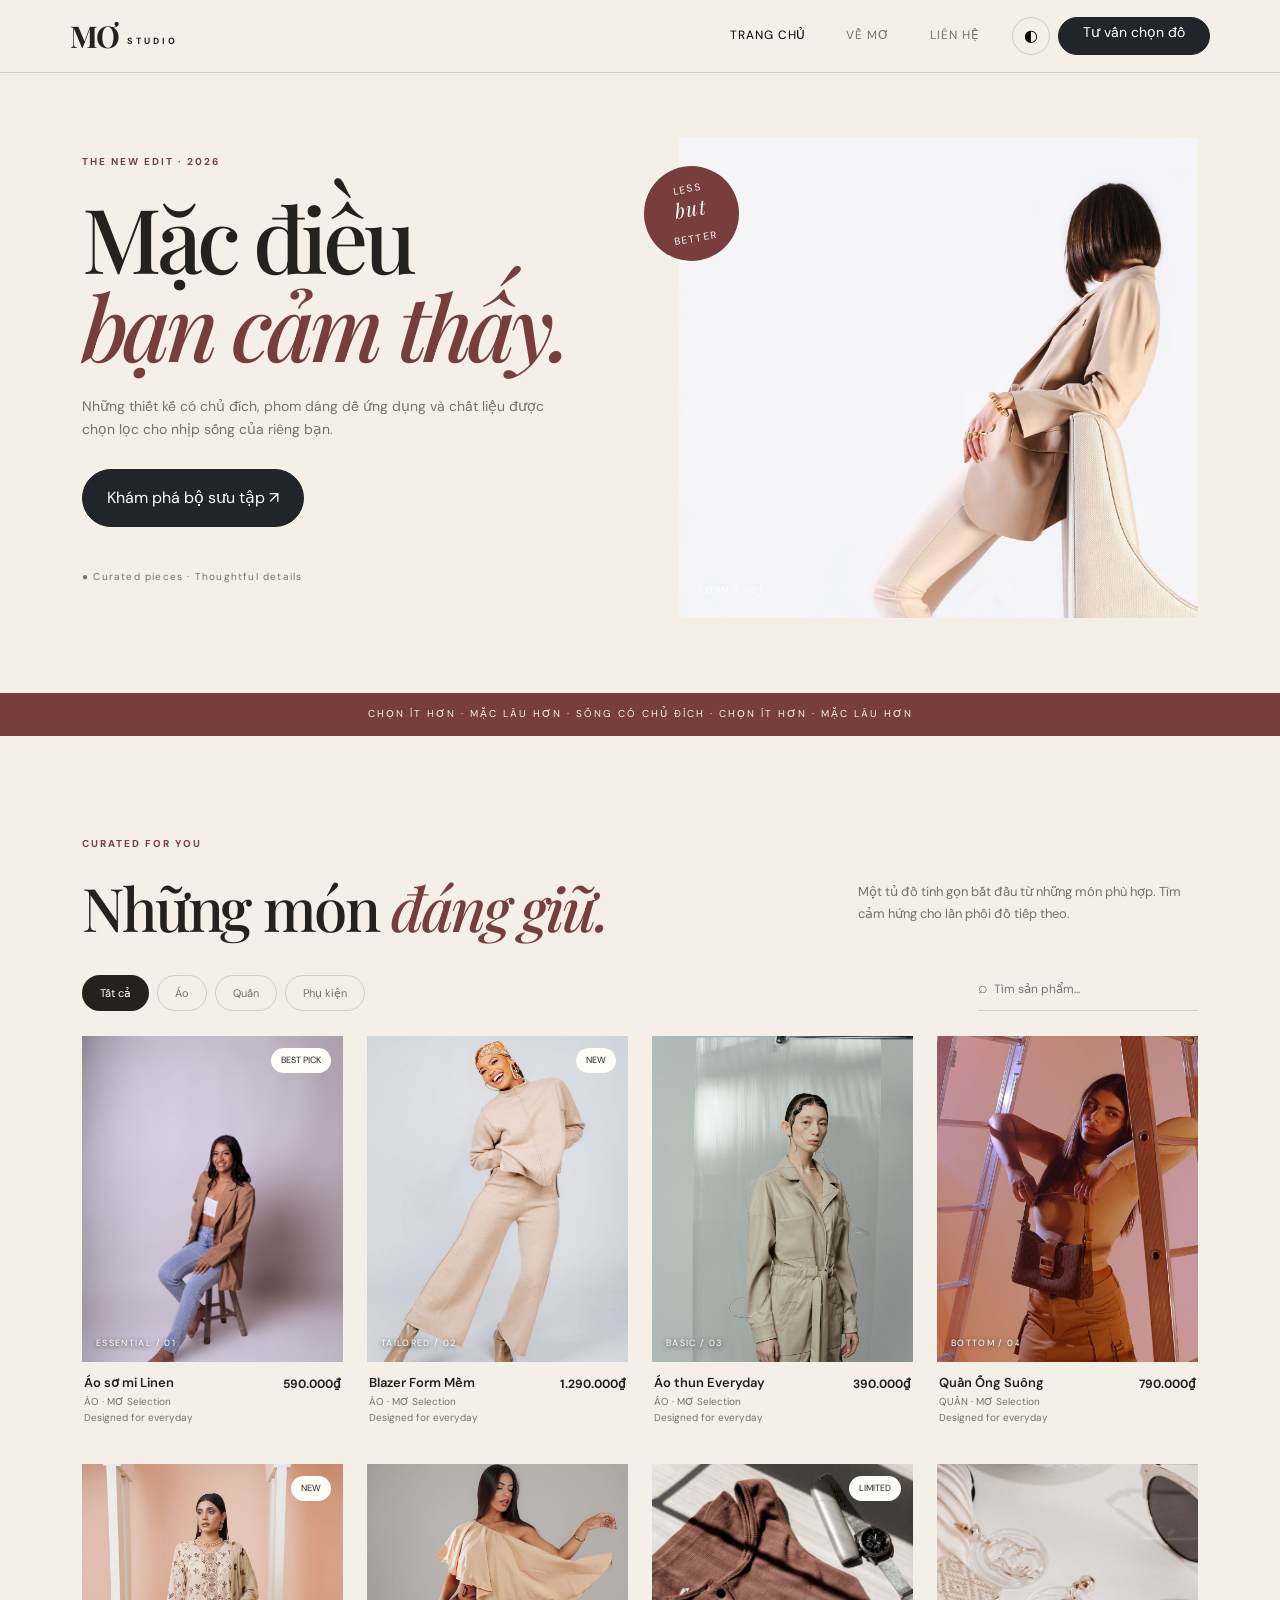
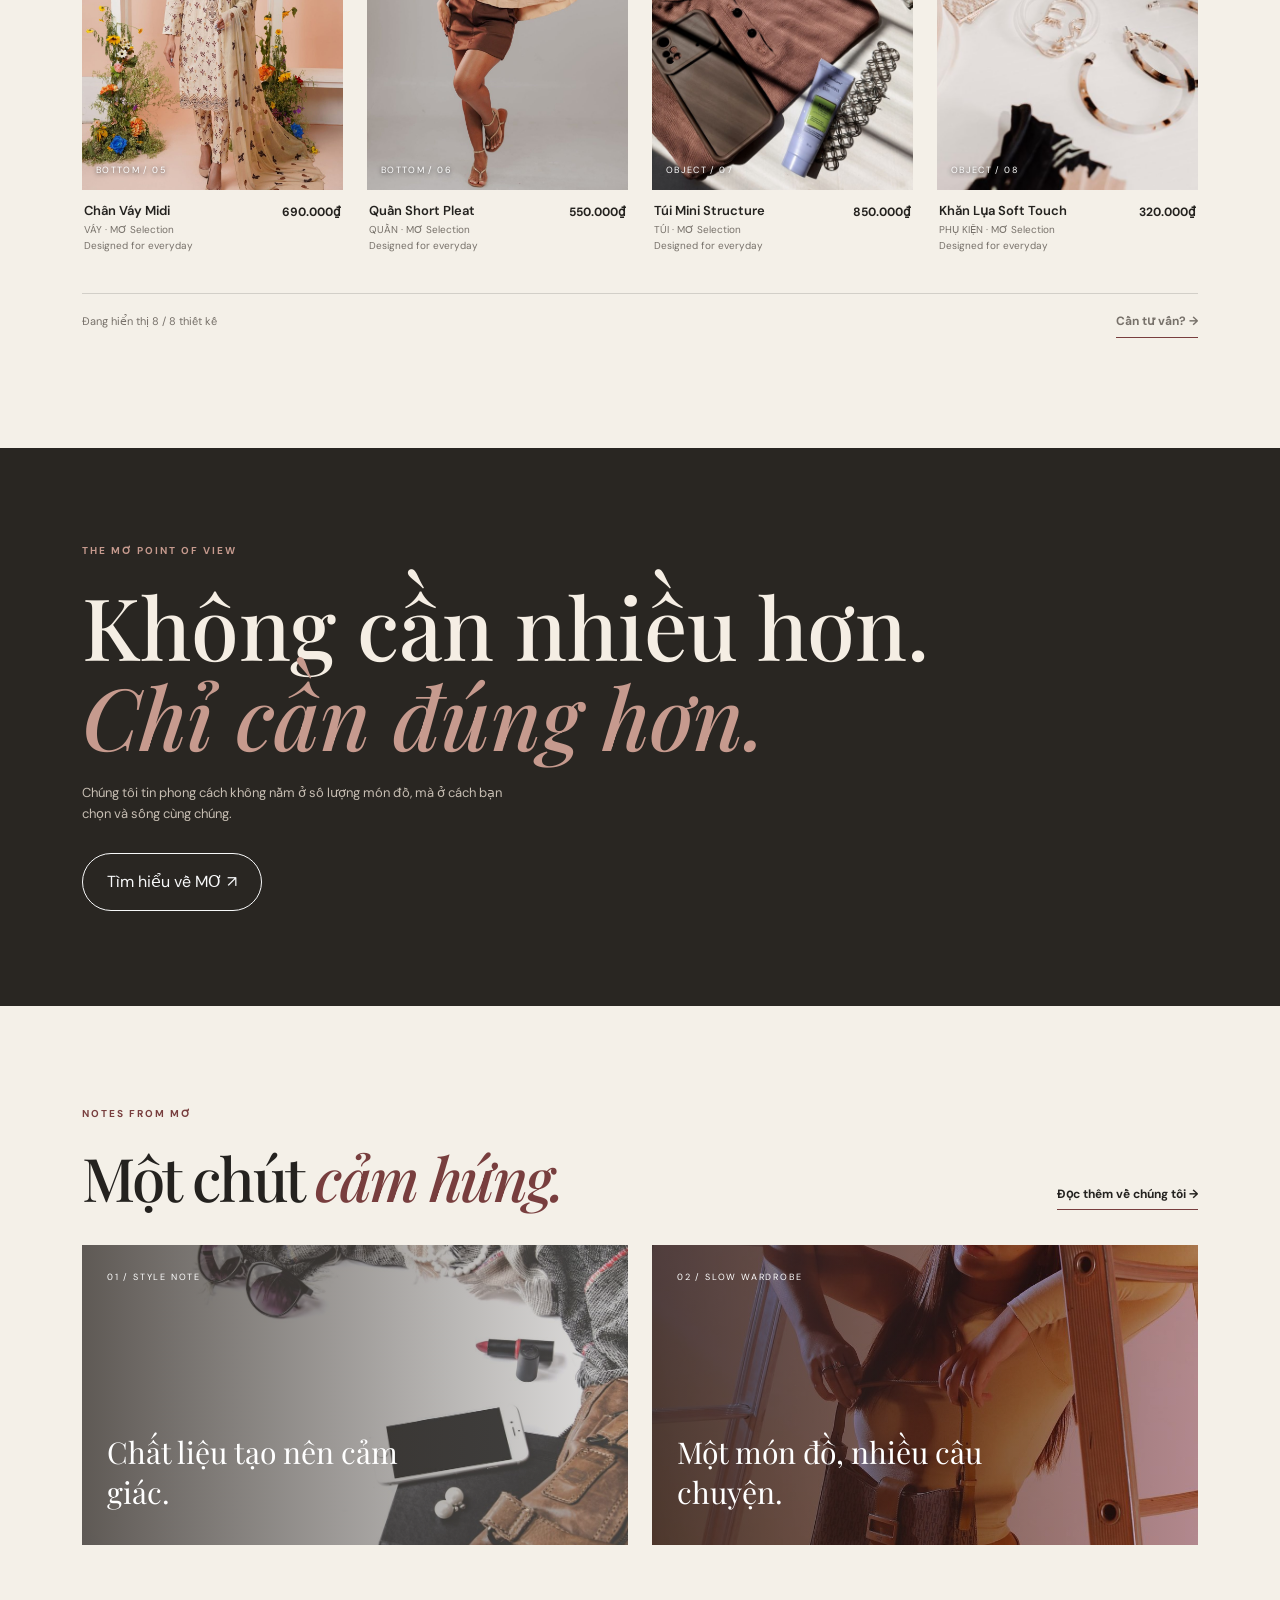
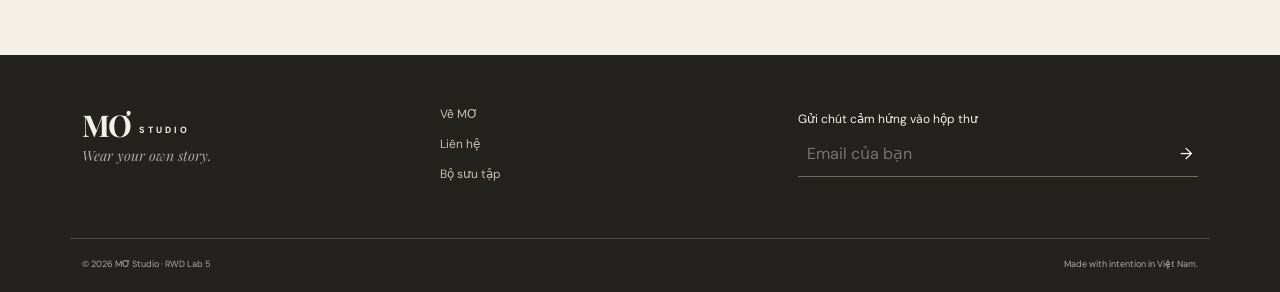
<file: index.html>
<!doctype html>
<html lang="vi">
<head>
<meta charset="utf-8"><meta name="viewport" content="width=device-width,initial-scale=1">
<meta name="description" content="MƠ Studio - thời trang tối giản, hiện đại và có cá tính.">
<meta name="theme-color" content="#f4f0e8"><meta property="og:title" content="MƠ Studio | Wear your own story"><meta property="og:description" content="Thời trang có chọn lọc, dành cho câu chuyện của riêng bạn.">
<title>MƠ Studio | Wear your own story</title>
<link rel="icon" href="assets/img/optimized/mo-mark.svg" type="image/svg+xml">
<link rel="preconnect" href="https://fonts.googleapis.com"><link rel="preconnect" href="https://fonts.gstatic.com" crossorigin>
<link href="https://fonts.googleapis.com/css2?family=DM+Sans:wght@400;500;600;700&family=Playfair+Display:wght@500;600;700&display=swap" rel="stylesheet">
<link href="https://cdn.jsdelivr.net/npm/bootstrap@5.3.3/dist/css/bootstrap.min.css" rel="stylesheet"><link rel="stylesheet" href="assets/css/styles.css">
</head>
<body>
<a class="skip-link" href="#main">Bỏ qua điều hướng</a>
<header class="site-header"><nav class="navbar navbar-expand-lg container py-3" aria-label="Điều hướng chính">
<a class="brand" href="index.html"><span class="brand-mark">MƠ</span><span class="brand-sub">STUDIO</span></a>
<button class="navbar-toggler" type="button" data-bs-toggle="collapse" data-bs-target="#mainNav" aria-controls="mainNav" aria-expanded="false" aria-label="Mở menu"><span class="navbar-toggler-icon"></span></button>
<div class="collapse navbar-collapse" id="mainNav"><ul class="navbar-nav ms-auto gap-lg-4"><li><a class="nav-link active" href="index.html">Trang chủ</a></li><li><a class="nav-link" href="pages/about.html">Về MƠ</a></li><li><a class="nav-link" href="pages/contact.html">Liên hệ</a></li></ul><div class="d-flex gap-2 ms-lg-4 mt-3 mt-lg-0"><button class="icon-button" id="themeToggle" aria-label="Đổi giao diện">◐</button><a class="btn btn-dark btn-sm rounded-pill px-4" href="pages/contact.html">Tư vấn chọn đồ</a></div></div>
</nav></header>
<main id="main">
<section class="hero container"><div class="hero-copy"><p class="eyebrow">THE NEW EDIT · 2026</p><h1>Mặc điều<br><em>bạn cảm thấy.</em></h1><p class="hero-description">Những thiết kế có chủ đích, phom dáng dễ ứng dụng và chất liệu được chọn lọc cho nhịp sống của riêng bạn.</p><a class="btn btn-dark rounded-pill px-4 py-3" href="#collection">Khám phá bộ sưu tập ↗</a><p class="hero-note">● Curated pieces · Thoughtful details</p></div><div class="hero-art"><img src="assets/img/optimized/hero-editorial.jpg" alt="Người mẫu trong trang phục blazer tông trung tính" fetchpriority="high"><span class="image-label">FORM / 001</span><div class="floating-stamp">LESS<br><b>but</b><br>BETTER</div></div></section>
<div class="ticker">CHỌN ÍT HƠN · MẶC LÂU HƠN · SỐNG CÓ CHỦ ĐÍCH · CHỌN ÍT HƠN · MẶC LÂU HƠN</div>
<section class="section-pad container" id="collection"><div class="section-heading"><div><p class="eyebrow">CURATED FOR YOU</p><h2>Những món <em>đáng giữ.</em></h2></div><p class="section-intro">Một tủ đồ tinh gọn bắt đầu từ những món phù hợp. Tìm cảm hứng cho lần phối đồ tiếp theo.</p></div>
<div class="collection-tools"><div class="filter-group" aria-label="Lọc sản phẩm"><button class="filter-chip active" data-filter="all">Tất cả</button><button class="filter-chip" data-filter="tops">Áo</button><button class="filter-chip" data-filter="bottoms">Quần</button><button class="filter-chip" data-filter="accessories">Phụ kiện</button></div><label class="search-box">⌕ <input id="productSearch" type="search" placeholder="Tìm sản phẩm..." aria-label="Tìm sản phẩm"></label></div>
<div class="row g-4" id="productGrid" aria-live="polite"></div><p class="empty-state d-none" id="emptyState">Chưa tìm thấy sản phẩm phù hợp.</p><div class="collection-bottom"><span id="productCount">Đang hiển thị 8 thiết kế</span><a class="text-link" href="pages/contact.html">Cần tư vấn? →</a></div></section>
<section class="manifesto"><div class="container manifesto-inner"><p class="eyebrow">THE MƠ POINT OF VIEW</p><h2>Không cần nhiều hơn.<br><em>Chỉ cần đúng hơn.</em></h2><p>Chúng tôi tin phong cách không nằm ở số lượng món đồ, mà ở cách bạn chọn và sống cùng chúng.</p><a class="btn btn-outline-light rounded-pill px-4 py-3" href="pages/about.html">Tìm hiểu về MƠ ↗</a></div></section>
<section class="section-pad container"><div class="section-heading"><div><p class="eyebrow">NOTES FROM MƠ</p><h2>Một chút <em>cảm hứng.</em></h2></div><a class="text-link" href="pages/about.html">Đọc thêm về chúng tôi →</a></div><div class="row g-4"><article class="col-md-6"><div class="journal-card journal-one"><span>01 / STYLE NOTE</span><h3>Chất liệu tạo nên cảm giác.</h3></div></article><article class="col-md-6"><div class="journal-card journal-two"><span>02 / SLOW WARDROBE</span><h3>Một món đồ, nhiều câu chuyện.</h3></div></article></div></section>
</main>
<footer class="site-footer"><div class="container footer-main"><div><a class="brand brand-light" href="index.html"><span class="brand-mark">MƠ</span><span class="brand-sub">STUDIO</span></a><p>Wear your own story.</p></div><div class="footer-links"><a href="pages/about.html">Về MƠ</a><a href="pages/contact.html">Liên hệ</a><a href="#collection">Bộ sưu tập</a></div><div class="footer-news"><label for="newsletterEmail">Gửi chút cảm hứng vào hộp thư</label><form id="newsletterForm" class="newsletter-form"><input id="newsletterEmail" type="email" placeholder="Email của bạn" required><button>→</button></form><small id="newsletterMessage" aria-live="polite"></small></div></div><div class="container footer-bottom"><span>© 2026 MƠ Studio · RWD Lab 5</span><span>Made with intention in Việt Nam.</span></div></footer>
<div class="toast-message" id="toastMessage" role="status" aria-live="polite"></div>
<script src="https://cdn.jsdelivr.net/npm/bootstrap@5.3.3/dist/js/bootstrap.bundle.min.js" defer></script><script src="assets/js/app.js" defer></script>
</body></html>
</file>
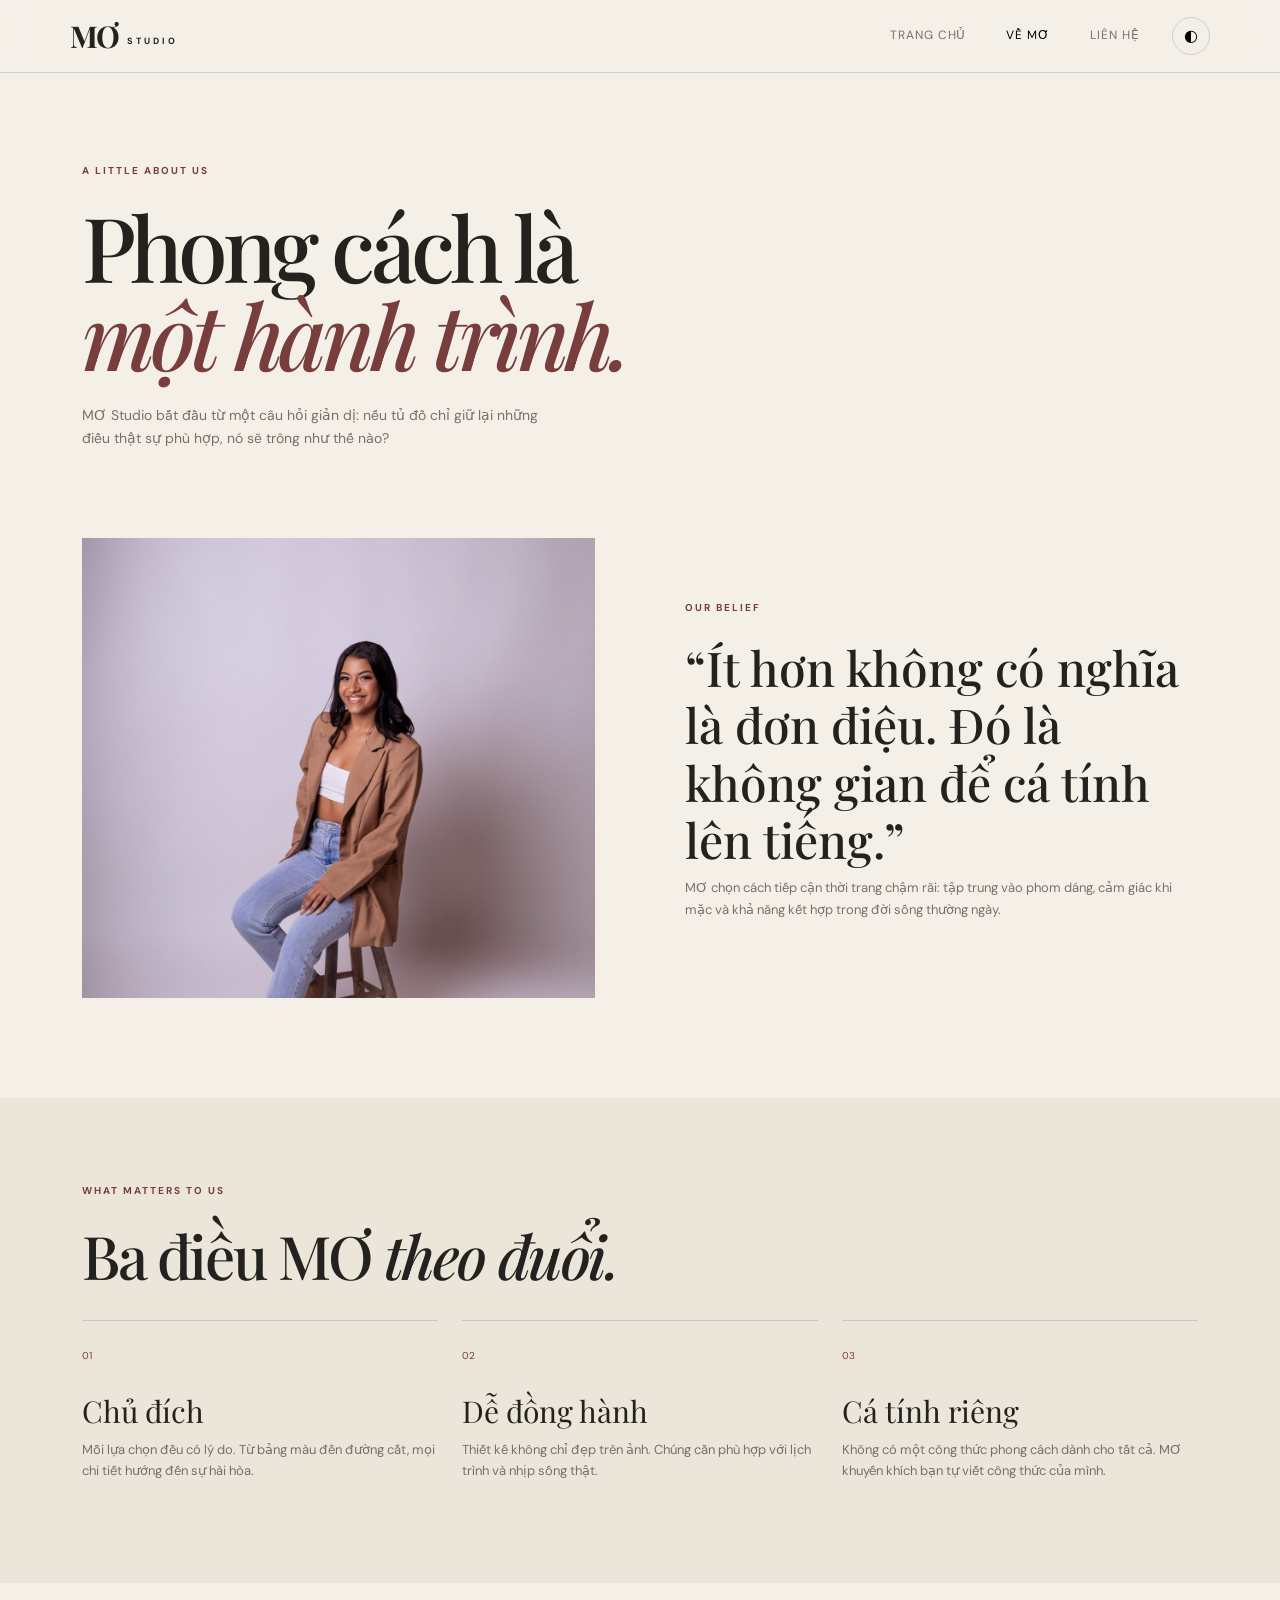
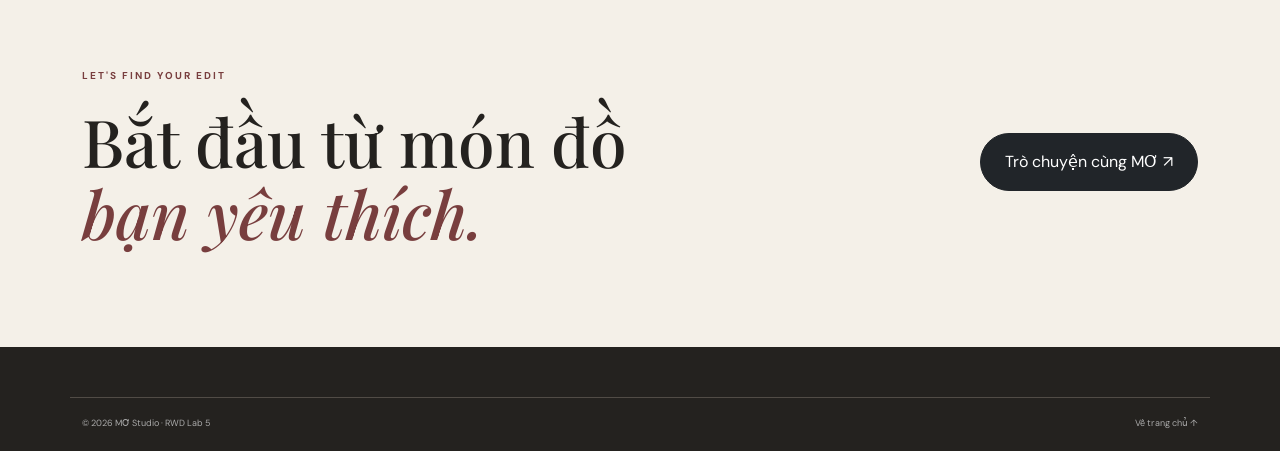
<file: pages/about.html>
<!doctype html>
<html lang="vi"><head><meta charset="utf-8"><meta name="viewport" content="width=device-width,initial-scale=1"><meta name="description" content="Tìm hiểu câu chuyện và triết lý thiết kế của MƠ Studio."><title>Về MƠ | MƠ Studio</title><link rel="icon" href="../assets/img/optimized/mo-mark.svg" type="image/svg+xml"><link href="https://fonts.googleapis.com/css2?family=DM+Sans:wght@400;500;600;700&family=Playfair+Display:wght@500;600;700&display=swap" rel="stylesheet"><link href="https://cdn.jsdelivr.net/npm/bootstrap@5.3.3/dist/css/bootstrap.min.css" rel="stylesheet"><link rel="stylesheet" href="../assets/css/styles.css"></head>
<body><a class="skip-link" href="#main">Bỏ qua điều hướng</a><header class="site-header"><nav class="navbar navbar-expand-lg container py-3"><a class="brand" href="../index.html"><span class="brand-mark">MƠ</span><span class="brand-sub">STUDIO</span></a><button class="navbar-toggler" data-bs-toggle="collapse" data-bs-target="#mainNav" aria-label="Mở menu"><span class="navbar-toggler-icon"></span></button><div class="collapse navbar-collapse" id="mainNav"><ul class="navbar-nav ms-auto gap-lg-4"><li><a class="nav-link" href="../index.html">Trang chủ</a></li><li><a class="nav-link active" href="about.html">Về MƠ</a></li><li><a class="nav-link" href="contact.html">Liên hệ</a></li></ul><button class="icon-button ms-lg-4 mt-3 mt-lg-0" id="themeToggle" aria-label="Đổi giao diện">◐</button></div></nav></header>
<main id="main"><section class="page-hero container"><p class="eyebrow">A LITTLE ABOUT US</p><h1>Phong cách là<br><em>một hành trình.</em></h1><p class="page-lead">MƠ Studio bắt đầu từ một câu hỏi giản dị: nếu tủ đồ chỉ giữ lại những điều thật sự phù hợp, nó sẽ trông như thế nào?</p></section>
<section class="about-visual container"><img src="../assets/img/optimized/about-editorial.jpg" alt="Ảnh thời trang editorial trong studio tông trung tính" loading="lazy"><div class="about-quote"><p class="eyebrow">OUR BELIEF</p><h2>“Ít hơn không có nghĩa là đơn điệu. Đó là không gian để cá tính lên tiếng.”</h2><p>MƠ chọn cách tiếp cận thời trang chậm rãi: tập trung vào phom dáng, cảm giác khi mặc và khả năng kết hợp trong đời sống thường ngày.</p></div></section>
<section class="values-section"><div class="container"><p class="eyebrow">WHAT MATTERS TO US</p><h2>Ba điều MƠ <em>theo đuổi.</em></h2><div class="row g-4 mt-2"><article class="col-md-4"><div class="value-card"><span>01</span><h3>Chủ đích</h3><p>Mỗi lựa chọn đều có lý do. Từ bảng màu đến đường cắt, mọi chi tiết hướng đến sự hài hòa.</p></div></article><article class="col-md-4"><div class="value-card"><span>02</span><h3>Dễ đồng hành</h3><p>Thiết kế không chỉ đẹp trên ảnh. Chúng cần phù hợp với lịch trình và nhịp sống thật.</p></div></article><article class="col-md-4"><div class="value-card"><span>03</span><h3>Cá tính riêng</h3><p>Không có một công thức phong cách dành cho tất cả. MƠ khuyến khích bạn tự viết công thức của mình.</p></div></article></div></div></section>
<section class="about-cta container"><div><p class="eyebrow">LET'S FIND YOUR EDIT</p><h2>Bắt đầu từ món đồ<br><em>bạn yêu thích.</em></h2></div><a class="btn btn-dark rounded-pill px-4 py-3" href="contact.html">Trò chuyện cùng MƠ ↗</a></section></main>
<footer class="site-footer"><div class="container footer-bottom"><span>© 2026 MƠ Studio · RWD Lab 5</span><a href="../index.html">Về trang chủ ↑</a></div></footer><script src="https://cdn.jsdelivr.net/npm/bootstrap@5.3.3/dist/js/bootstrap.bundle.min.js" defer></script><script src="../assets/js/app.js" defer></script></body></html>
</file>
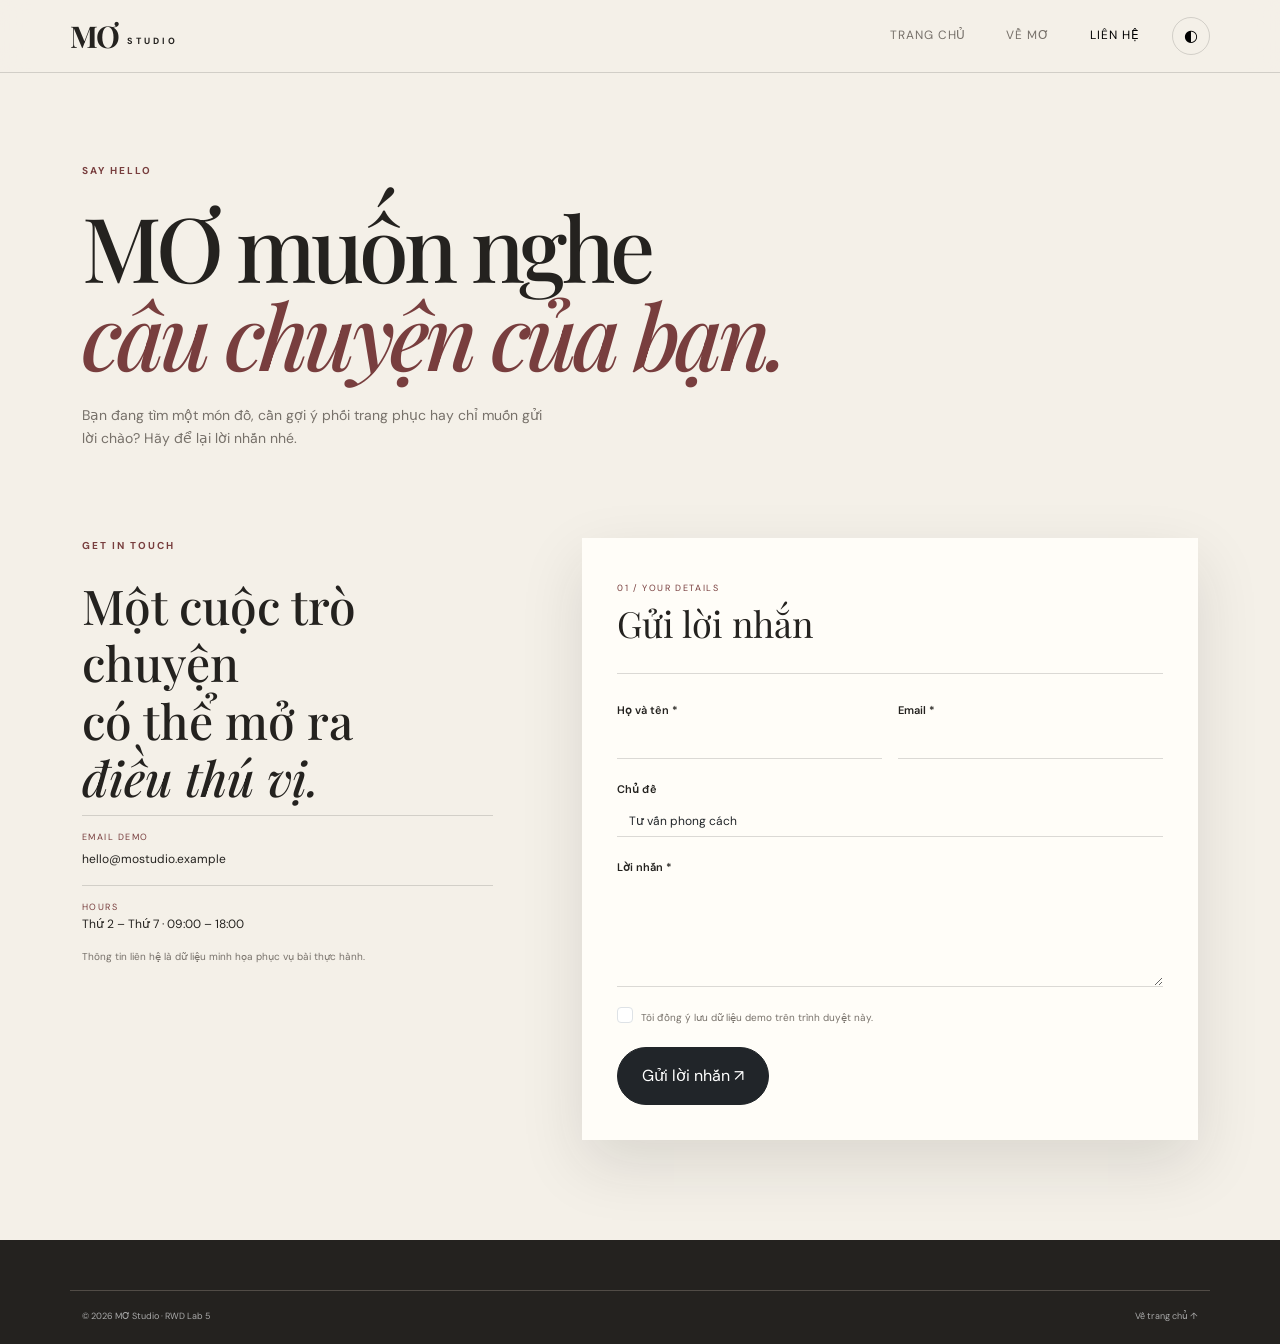
<file: pages/contact.html>
<!doctype html>
<html lang="vi"><head><meta charset="utf-8"><meta name="viewport" content="width=device-width,initial-scale=1"><meta name="description" content="Liên hệ MƠ Studio để được tư vấn phong cách và bộ sưu tập."><title>Liên hệ | MƠ Studio</title><link rel="icon" href="../assets/img/optimized/mo-mark.svg" type="image/svg+xml"><link href="https://fonts.googleapis.com/css2?family=DM+Sans:wght@400;500;600;700&family=Playfair+Display:wght@500;600;700&display=swap" rel="stylesheet"><link href="https://cdn.jsdelivr.net/npm/bootstrap@5.3.3/dist/css/bootstrap.min.css" rel="stylesheet"><link rel="stylesheet" href="../assets/css/styles.css"></head>
<body><a class="skip-link" href="#main">Bỏ qua điều hướng</a><header class="site-header"><nav class="navbar navbar-expand-lg container py-3"><a class="brand" href="../index.html"><span class="brand-mark">MƠ</span><span class="brand-sub">STUDIO</span></a><button class="navbar-toggler" data-bs-toggle="collapse" data-bs-target="#mainNav" aria-label="Mở menu"><span class="navbar-toggler-icon"></span></button><div class="collapse navbar-collapse" id="mainNav"><ul class="navbar-nav ms-auto gap-lg-4"><li><a class="nav-link" href="../index.html">Trang chủ</a></li><li><a class="nav-link" href="about.html">Về MƠ</a></li><li><a class="nav-link active" href="contact.html">Liên hệ</a></li></ul><button class="icon-button ms-lg-4 mt-3 mt-lg-0" id="themeToggle" aria-label="Đổi giao diện">◐</button></div></nav></header>
<main id="main"><section class="page-hero container"><p class="eyebrow">SAY HELLO</p><h1>MƠ muốn nghe<br><em>câu chuyện của bạn.</em></h1><p class="page-lead">Bạn đang tìm một món đồ, cần gợi ý phối trang phục hay chỉ muốn gửi lời chào? Hãy để lại lời nhắn nhé.</p></section>
<section class="contact-layout container"><aside class="contact-aside"><p class="eyebrow">GET IN TOUCH</p><h2>Một cuộc trò chuyện<br>có thể mở ra<br><em>điều thú vị.</em></h2><div class="contact-detail"><span>EMAIL DEMO</span><a href="mailto:hello@mostudio.example">hello@mostudio.example</a></div><div class="contact-detail"><span>HOURS</span><p>Thứ 2 – Thứ 7 · 09:00 – 18:00</p></div><p class="contact-disclaimer">Thông tin liên hệ là dữ liệu minh họa phục vụ bài thực hành.</p></aside>
<div class="contact-form-wrap"><form id="contactForm" novalidate><div class="form-heading"><span>01 / YOUR DETAILS</span><h2>Gửi lời nhắn</h2></div><div class="row g-3"><div class="col-sm-6"><label class="form-label" for="fullName">Họ và tên *</label><input class="form-control" id="fullName" minlength="2" required><div class="invalid-feedback">Vui lòng nhập họ tên hợp lệ.</div></div><div class="col-sm-6"><label class="form-label" for="email">Email *</label><input class="form-control" id="email" type="email" required><div class="invalid-feedback">Vui lòng nhập email hợp lệ.</div></div><div class="col-12"><label class="form-label" for="topic">Chủ đề</label><select class="form-select" id="topic"><option>Tư vấn phong cách</option><option>Thông tin sản phẩm</option><option>Hợp tác</option><option>Khác</option></select></div><div class="col-12"><label class="form-label" for="message">Lời nhắn *</label><textarea class="form-control" id="message" rows="5" minlength="10" required></textarea><div class="invalid-feedback">Lời nhắn cần ít nhất 10 ký tự.</div></div><div class="col-12 form-check ms-2"><input class="form-check-input" id="consent" type="checkbox" required><label class="form-check-label" for="consent">Tôi đồng ý lưu dữ liệu demo trên trình duyệt này.</label></div><div class="col-12"><button class="btn btn-dark rounded-pill px-4 py-3">Gửi lời nhắn ↗</button></div></div></form><p class="form-success d-none" id="formSuccess" role="status"></p></div></section></main>
<footer class="site-footer"><div class="container footer-bottom"><span>© 2026 MƠ Studio · RWD Lab 5</span><a href="../index.html">Về trang chủ ↑</a></div></footer><script src="https://cdn.jsdelivr.net/npm/bootstrap@5.3.3/dist/js/bootstrap.bundle.min.js" defer></script><script src="../assets/js/app.js" defer></script></body></html>
</file>
<file: assets/css/styles.css>
:root{--paper:#f4f0e8;--paper2:#ebe5da;--ink:#24221f;--muted:#77716a;--accent:#783e3e;--line:rgba(36,34,31,.16);--white:#fffdf8;--serif:"Playfair Display",Georgia,serif;--sans:"DM Sans",Arial,sans-serif;--shadow:0 24px 60px rgba(36,34,31,.12)}*{box-sizing:border-box}html{scroll-behavior:smooth}body{margin:0;background:var(--paper);color:var(--ink);font-family:var(--sans);line-height:1.65}.site-header{position:sticky;top:0;z-index:10;background:rgba(244,240,232,.94);backdrop-filter:blur(14px);border-bottom:1px solid var(--line)}a{color:inherit;text-decoration:none}.brand{display:inline-flex;align-items:center;gap:9px;line-height:1}.brand-mark{font:700 30px var(--serif);letter-spacing:-2px}.brand-sub{font-size:9px;letter-spacing:3px;font-weight:700;margin-top:10px}.nav-link{font-size:12px;letter-spacing:.08em;text-transform:uppercase;color:var(--muted)}.nav-link.active,.nav-link:hover{color:var(--ink)}.icon-button{width:38px;height:38px;border:1px solid var(--line);border-radius:50%;background:transparent}.skip-link{position:absolute;left:-9999px}.skip-link:focus{left:10px;top:10px;z-index:30;background:#222;color:white;padding:10px}.eyebrow{font-size:10px;letter-spacing:.2em;font-weight:700;color:var(--accent);margin-bottom:22px}.hero{min-height:620px;display:grid;grid-template-columns:1fr 1fr;align-items:center;gap:7%;padding-top:65px;padding-bottom:75px}.hero h1,.page-hero h1{font:500 clamp(58px,7vw,100px)/.99 var(--serif);letter-spacing:-.055em;margin:0 0 25px}.hero h1 em,.page-hero h1 em,.section-heading h2 em,.manifesto h2 em,.about-cta h2 em{color:var(--accent)}.hero-description,.page-lead{max-width:470px;color:var(--muted);font-size:14px;margin-bottom:28px}.hero-note{font-size:10px;letter-spacing:.12em;color:var(--muted);margin-top:42px}.hero-art{height:480px;position:relative}.hero-art img{width:100%;height:100%;object-fit:cover;object-position:center 35%}.image-label{position:absolute;bottom:20px;left:20px;color:white;font-size:9px;letter-spacing:.2em}.floating-stamp{position:absolute;top:28px;left:-35px;width:95px;height:95px;border-radius:50%;background:var(--accent);color:white;display:grid;place-content:center;text-align:center;font-size:10px;letter-spacing:.14em;line-height:1.15;transform:rotate(-10deg)}.floating-stamp b{font:italic 20px var(--serif)}.ticker{background:var(--accent);color:#f7eee4;padding:13px;text-align:center;letter-spacing:.2em;font-size:10px}.section-pad{padding-top:100px;padding-bottom:110px}.section-heading{display:flex;justify-content:space-between;align-items:end;gap:25px;margin-bottom:35px}.section-heading h2,.values-section h2{font:500 clamp(38px,5vw,60px)/1.1 var(--serif);letter-spacing:-.04em;margin:0}.section-intro{max-width:340px;color:var(--muted);font-size:13px}.collection-tools{display:flex;justify-content:space-between;gap:20px;margin-bottom:25px}.filter-group{display:flex;gap:8px;flex-wrap:wrap}.filter-chip{border:1px solid var(--line);border-radius:30px;background:transparent;padding:8px 17px;font-size:11px;color:var(--muted)}.filter-chip.active,.filter-chip:hover{background:var(--ink);color:white}.search-box{border-bottom:1px solid var(--line);width:220px;color:var(--muted)}.search-box input{border:0;outline:0;background:transparent;width:85%;font-size:12px}.product-card{height:100%}.product-visual{aspect-ratio:4/5;position:relative;overflow:hidden;background:var(--paper2)}.product-visual img{width:100%;height:100%;object-fit:cover;transition:transform .5s}.product-card:hover img{transform:scale(1.04)}.product-badge{position:absolute;top:12px;right:12px;background:var(--white);padding:5px 10px;border-radius:30px;font-size:9px}.product-code{position:absolute;bottom:12px;left:14px;color:white;font-size:9px;letter-spacing:.15em;text-shadow:0 1px 4px #333}.product-info{display:flex;justify-content:space-between;gap:8px;padding:13px 2px}.product-info h3{font-size:13px;font-weight:600;margin:0 0 3px}.product-info p,.product-meta{font-size:10px;color:var(--muted);margin:0}.product-price{font-size:12px;font-weight:700;white-space:nowrap}.empty-state{text-align:center;padding:30px;color:var(--muted)}.collection-bottom{display:flex;justify-content:space-between;border-top:1px solid var(--line);padding-top:18px;margin-top:25px;font-size:11px;color:var(--muted)}.text-link{font-size:12px;font-weight:700;border-bottom:1px solid var(--accent);padding-bottom:5px}.manifesto{background:#292622;color:#f5eee4}.manifesto-inner{padding-top:95px;padding-bottom:95px}.manifesto .eyebrow{color:#c69a8e}.manifesto h2{font:500 clamp(48px,7vw,86px)/1.04 var(--serif);margin-bottom:22px}.manifesto h2 em{color:#c69a8e}.manifesto p:not(.eyebrow){max-width:440px;color:#c6bdb2;font-size:13px;margin-bottom:28px}.journal-card{min-height:300px;padding:25px;display:flex;flex-direction:column;justify-content:space-between;color:white;background-size:cover;background-position:center}.journal-card span{font-size:9px;letter-spacing:.2em}.journal-card h3{font:30px var(--serif);max-width:320px}.journal-one{background-image:linear-gradient(90deg,#29221cbf,#29221c20),url("../img/optimized/editorial-flatlay.jpg")}.journal-two{background-image:linear-gradient(90deg,#29221cbf,#29221c20),url("../img/optimized/casual-look.jpg")}.site-footer{background:#24221f;color:#f4f0e8;padding:50px 0 20px}.brand-light{color:#f4f0e8}.footer-main{display:grid;grid-template-columns:1fr 1fr 1.2fr;gap:25px;padding-bottom:45px}.footer-main>div:first-child p{color:#aaa;font:italic 14px var(--serif)}.footer-links{display:flex;flex-direction:column;gap:10px;font-size:12px;color:#c5beb4}.footer-news label{font-size:12px}.newsletter-form{display:flex;border-bottom:1px solid #716b63}.newsletter-form input{background:transparent;border:0;color:white;padding:9px;flex:1;min-width:0}.newsletter-form button{background:none;border:0;color:white}.footer-news small{display:block;min-height:16px;color:#c6a99b}.footer-bottom{border-top:1px solid #514c46;padding-top:18px;display:flex;justify-content:space-between;color:#aaa;font-size:9px}.toast-message{position:fixed;bottom:20px;left:50%;transform:translate(-50%,20px);opacity:0;background:#24221f;color:white;padding:12px 20px;border-radius:30px;z-index:20;transition:.2s}.toast-message.show{opacity:1;transform:translate(-50%,0)}.page-hero{padding-top:90px;padding-bottom:60px}.about-visual{display:grid;grid-template-columns:1fr 1fr;gap:8%;align-items:center;padding-bottom:100px}.about-visual img{width:100%;height:460px;object-fit:cover}.about-quote h2,.contact-aside h2{font:500 clamp(30px,4vw,48px)/1.2 var(--serif)}.about-quote p:last-child{font-size:13px;color:var(--muted)}.values-section{background:var(--paper2);padding:85px 0}.value-card{border-top:1px solid var(--line);padding-top:20px}.value-card span{font-size:10px;color:var(--accent)}.value-card h3{font:30px var(--serif);margin-top:24px}.value-card p{font-size:13px;color:var(--muted)}.about-cta{padding-top:85px;padding-bottom:90px;display:flex;justify-content:space-between;align-items:center;gap:20px}.about-cta h2{font:500 clamp(40px,6vw,66px)/1.08 var(--serif)}.contact-layout{display:grid;grid-template-columns:.8fr 1.2fr;gap:8%;padding-bottom:100px}.contact-detail{border-top:1px solid var(--line);padding:14px 0}.contact-detail span{display:block;font-size:9px;letter-spacing:.16em;color:var(--accent)}.contact-detail a,.contact-detail p{font-size:12px;margin:0}.contact-disclaimer{font-size:10px;color:var(--muted)}.contact-form-wrap{background:var(--white);padding:35px;box-shadow:var(--shadow)}.form-heading{border-bottom:1px solid var(--line);padding-bottom:18px;margin-bottom:22px}.form-heading span{font-size:9px;letter-spacing:.18em;color:var(--accent)}.form-heading h2{font:36px var(--serif)}.form-label{font-size:11px;font-weight:600}.form-control,.form-select{border:0;border-bottom:1px solid var(--line);border-radius:0;background:transparent;font-size:12px}.form-control:focus,.form-select:focus{box-shadow:0 1px var(--accent);border-color:var(--accent)}.form-check-label{font-size:10px;color:var(--muted)}.form-success{color:#386b4a;font-size:12px;margin-top:18px}.dark-mode{--paper:#201f1d;--paper2:#2c2925;--ink:#f3eee7;--muted:#b4aca2;--line:rgba(243,238,231,.2);--white:#302d29;--accent:#d09b8e}.dark-mode .site-header{background:rgba(32,31,29,.95)}.dark-mode .contact-form-wrap{background:#302d29}.dark-mode .form-control,.dark-mode .form-select{color:var(--ink)}@media(max-width:991px){.hero{gap:4%}.hero-art{height:410px}.footer-main{grid-template-columns:1fr 1fr}.footer-news{grid-column:1/-1}}@media(max-width:767px){.hero{grid-template-columns:1fr;gap:35px;padding-top:45px}.hero-art{height:430px}.section-pad{padding:75px 0}.section-heading{align-items:start;flex-direction:column}.collection-tools{flex-direction:column}.about-visual,.contact-layout{grid-template-columns:1fr;gap:35px}.about-visual img{height:360px}.contact-layout{padding-bottom:70px}.about-cta{align-items:start;flex-direction:column}.footer-main{grid-template-columns:1fr}.footer-news{grid-column:auto}.footer-bottom{flex-direction:column}}@media(max-width:480px){.hero h1,.page-hero h1{font-size:58px}.hero-art{height:350px}.floating-stamp{left:-12px;width:80px;height:80px}.product-info{flex-direction:column}.contact-form-wrap{padding:22px 18px}}@media(prefers-reduced-motion:reduce){*,*::before,*::after{scroll-behavior:auto!important;transition-duration:.01ms!important;animation-duration:.01ms!important}}
</file>
